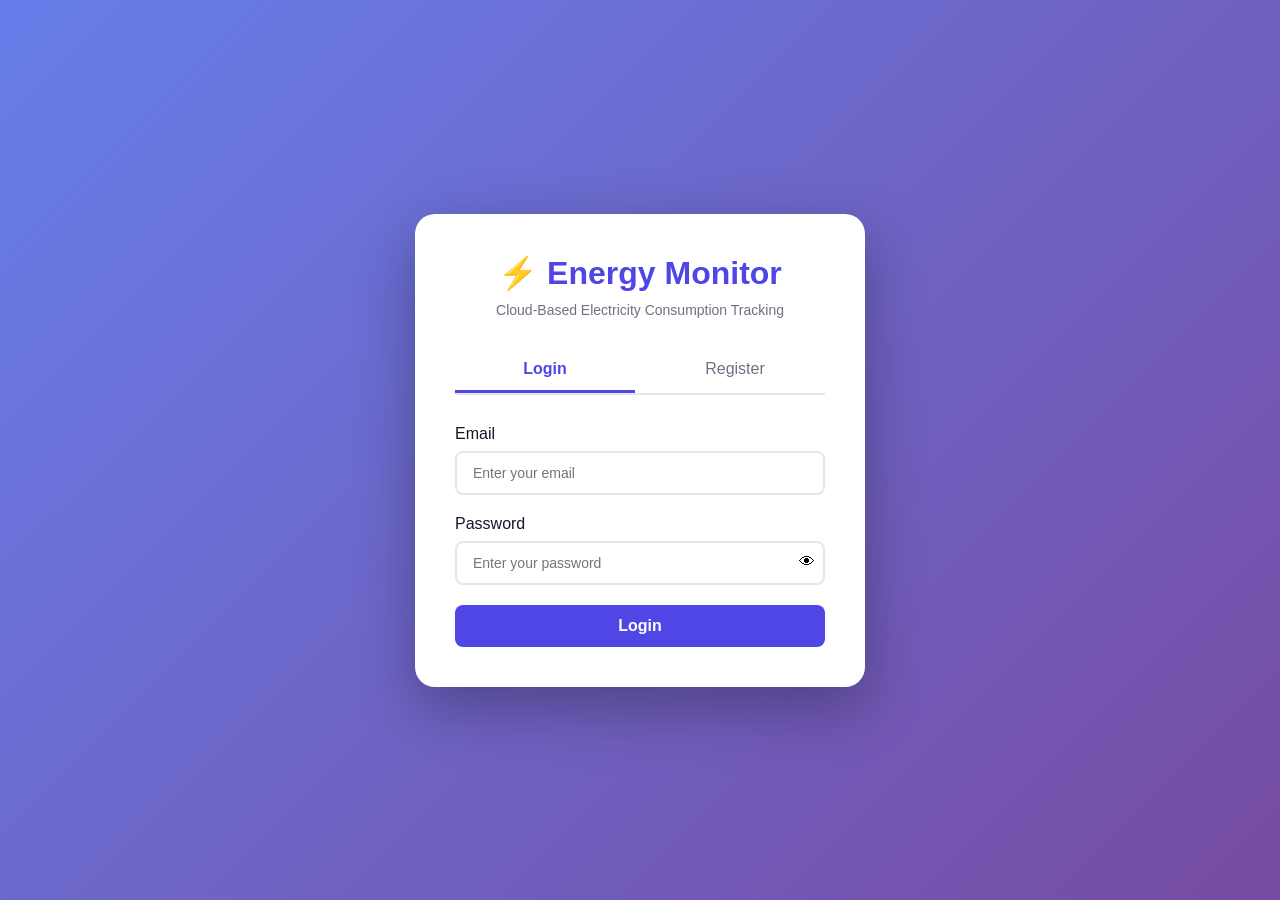
<file: frontend/index.html>
<!DOCTYPE html>
<html lang="en">
<head>
    <meta charset="UTF-8">
    <meta name="viewport" content="width=device-width, initial-scale=1.0">
    <title>Cloud Energy Monitoring System</title>
    <link rel="stylesheet" href="css/style.css">
</head>
<body>
    <div class="container">
        <div class="login-container" id="loginContainer">
            <div class="logo-section">
                <h1>⚡ Energy Monitor</h1>
                <p>Cloud-Based Electricity Consumption Tracking</p>
            </div>

            <div class="tabs">
                <button class="tab-btn active" onclick="showTab('login')">Login</button>
                <button class="tab-btn" onclick="showTab('register')">Register</button>
            </div>

            <!-- Login Form -->
            <div id="loginTab" class="tab-content active">
                <form id="loginForm">
                    <div class="form-group">
                        <label for="loginEmail">Email</label>
                        <input type="email" id="loginEmail" required placeholder="Enter your email">
                    </div>
                    <div class="form-group">
                        <label for="loginPassword">Password</label>
                        <div style="position:relative;">
                        <input type="password" id="loginPassword" required placeholder="Enter your password">
                        <span onclick="togglePassword('loginPassword', this)" style="position:absolute; right:10px; top:12px; cursor:pointer;">👁</span>
                    </div>
                    </div>
                    <button type="submit" class="btn btn-primary">Login</button>
                </form>
            </div>

            <!-- Register Form -->
            <div id="registerTab" class="tab-content">
                <form id="registerForm">
                    <div class="form-group">
                        <label for="registerUsername">Username</label>
                        <input type="text" id="registerUsername" required placeholder="Choose a username">
                    </div>
                    <div class="form-group">
                        <label for="registerEmail">Email</label>
                        <input type="email" id="registerEmail" required placeholder="Enter your email">
                        <button type="button" onclick="sendOTP()" class="btn btn-secondary">Send OTP</button>
                        <input type="text" id="otp" placeholder="Enter OTP">
                    </div>
                    <div class="form-group">
                        <label for="registerPassword">Password</label>
                        <div style="position:relative;">
                        <input type="password" id="registerPassword" required placeholder="Create a password">
                        <span onclick="togglePassword('registerPassword', this)" style="position:absolute; right:10px; top:12px; cursor:pointer;">👁</span>
                    </div>
                    </div>
                    <button type="submit" class="btn btn-primary">Register</button>
                </form>
            </div>

            <div id="message" class="message"></div>
        </div>
    </div>

    <script src="js/auth.js"></script>
</body>
</html>
</file>
<file: frontend/css/style.css>
* {
    margin: 0;
    padding: 0;
    box-sizing: border-box;
}

:root {
    --primary-color: #4f46e5;
    --secondary-color: #7c3aed;
    --success-color: #10b981;
    --warning-color: #f59e0b;
    --danger-color: #ef4444;
    --dark-bg: #1f2937;
    --light-bg: #f9fafb;
    --card-bg: #ffffff;
    --text-primary: #111827;
    --text-secondary: #6b7280;
    --border-color: #e5e7eb;
}

body {
    font-family: 'Segoe UI', Tahoma, Geneva, Verdana, sans-serif;
    background: linear-gradient(135deg, #667eea 0%, #764ba2 100%);
    min-height: 100vh;
}

/* Login Page Styles */
.container {
    display: flex;
    justify-content: center;
    align-items: center;
    min-height: 100vh;
    padding: 20px;
}

.login-container {
    background: var(--card-bg);
    border-radius: 20px;
    box-shadow: 0 20px 60px rgba(0, 0, 0, 0.3);
    padding: 40px;
    width: 100%;
    max-width: 450px;
    animation: slideUp 0.5s ease;
}

@keyframes slideUp {
    from {
        opacity: 0;
        transform: translateY(30px);
    }
    to {
        opacity: 1;
        transform: translateY(0);
    }
}

.logo-section {
    text-align: center;
    margin-bottom: 30px;
}

.logo-section h1 {
    color: var(--primary-color);
    font-size: 32px;
    margin-bottom: 10px;
}

.logo-section p {
    color: var(--text-secondary);
    font-size: 14px;
}

.tabs {
    display: flex;
    gap: 10px;
    margin-bottom: 30px;
    border-bottom: 2px solid var(--border-color);
}

.tab-btn {
    flex: 1;
    padding: 12px;
    background: none;
    border: none;
    border-bottom: 3px solid transparent;
    color: var(--text-secondary);
    font-size: 16px;
    cursor: pointer;
    transition: all 0.3s;
}

.tab-btn.active {
    color: var(--primary-color);
    border-bottom-color: var(--primary-color);
    font-weight: 600;
}

.tab-content {
    display: none;
}

.tab-content.active {
    display: block;
    animation: fadeIn 0.3s;
}

@keyframes fadeIn {
    from { opacity: 0; }
    to { opacity: 1; }
}

.form-group {
    margin-bottom: 20px;
}

.form-group label {
    display: block;
    margin-bottom: 8px;
    color: var(--text-primary);
    font-weight: 500;
}

.form-group input {
    width: 100%;
    padding: 12px 16px;
    border: 2px solid var(--border-color);
    border-radius: 8px;
    font-size: 14px;
    transition: all 0.3s;
}

.form-group input:focus {
    outline: none;
    border-color: var(--primary-color);
    box-shadow: 0 0 0 3px rgba(79, 70, 229, 0.1);
}

.btn {
    padding: 12px 24px;
    border: none;
    border-radius: 8px;
    font-size: 16px;
    font-weight: 600;
    cursor: pointer;
    transition: all 0.3s;
}

.btn-primary {
    background: var(--primary-color);
    color: white;
    width: 100%;
}

.btn-primary:hover {
    background: #4338ca;
    transform: translateY(-2px);
    box-shadow: 0 4px 12px rgba(79, 70, 229, 0.4);
}

.btn-secondary {
    background: var(--text-secondary);
    color: white;
}

.btn-secondary:hover {
    background: #4b5563;
}

.message {
    margin-top: 20px;
    padding: 12px;
    border-radius: 8px;
    text-align: center;
    display: none;
}

.message.success {
    background: #d1fae5;
    color: #065f46;
    display: block;
}

.message.error {
    background: #fee2e2;
    color: #991b1b;
    display: block;
}

/* Dashboard Styles */
.dashboard {
    display: flex;
    min-height: 100vh;
    background: var(--light-bg);
}

.sidebar {
    width: 260px;
    background: var(--dark-bg);
    color: white;
    display: flex;
    flex-direction: column;
    padding: 20px;
}

.logo {
    padding: 20px 0;
    border-bottom: 1px solid rgba(255, 255, 255, 0.1);
    margin-bottom: 20px;
}

.logo h2 {
    font-size: 20px;
}

.nav-menu {
    flex: 1;
}

.nav-item {
    display: flex;
    align-items: center;
    gap: 12px;
    padding: 12px 16px;
    color: rgba(255, 255, 255, 0.7);
    text-decoration: none;
    border-radius: 8px;
    margin-bottom: 8px;
    transition: all 0.3s;
}

.nav-item:hover {
    background: rgba(255, 255, 255, 0.1);
    color: white;
}

.nav-item.active {
    background: var(--primary-color);
    color: white;
}

.user-info {
    border-top: 1px solid rgba(255, 255, 255, 0.1);
    padding-top: 20px;
    text-align: center;
}

.btn-logout {
    background: rgba(255, 255, 255, 0.1);
    color: white;
    border: 1px solid rgba(255, 255, 255, 0.2);
    padding: 8px 16px;
    border-radius: 6px;
    cursor: pointer;
    margin-top: 10px;
}

.btn-logout:hover {
    background: rgba(255, 255, 255, 0.2);
}

.main-content {
    flex: 1;
    padding: 30px;
    overflow-y: auto;
}

.header {
    display: flex;
    justify-content: space-between;
    align-items: center;
    margin-bottom: 30px;
}

.header h1 {
    color: var(--text-primary);
}

.header-actions {
    display: flex;
    gap: 10px;
}

.section {
    display: none;
}

.section.active {
    display: block;
    animation: fadeIn 0.3s;
}

/* Stats Grid */
.stats-grid {
    display: grid;
    grid-template-columns: repeat(auto-fit, minmax(250px, 1fr));
    gap: 20px;
    margin-bottom: 30px;
}

.stat-card {
    background: var(--card-bg);
    border-radius: 12px;
    padding: 24px;
    display: flex;
    align-items: center;
    gap: 16px;
    box-shadow: 0 2px 8px rgba(0, 0, 0, 0.1);
    transition: all 0.3s;
}

.stat-card:hover {
    transform: translateY(-4px);
    box-shadow: 0 4px 16px rgba(0, 0, 0, 0.15);
}

.stat-icon {
    font-size: 48px;
}

.stat-info {
    flex: 1;
}

.stat-label {
    color: var(--text-secondary);
    font-size: 14px;
    margin-bottom: 8px;
}

.stat-value {
    color: var(--text-primary);
    font-size: 24px;
    font-weight: 700;
}

/* Charts */
.charts-grid {
    display: grid;
    grid-template-columns: repeat(auto-fit, minmax(400px, 1fr));
    gap: 20px;
    margin-bottom: 30px;
}

.chart-card {
    background: var(--card-bg);
    border-radius: 12px;
    padding: 24px;
    box-shadow: 0 2px 8px rgba(0, 0, 0, 0.1);
}

.chart-card h3 {
    margin-bottom: 20px;
    color: var(--text-primary);
}

/* Health Score */
.health-score-card {
    background: var(--card-bg);
    border-radius: 12px;
    padding: 24px;
    box-shadow: 0 2px 8px rgba(0, 0, 0, 0.1);
}

.health-score {
    display: flex;
    align-items: center;
    gap: 30px;
    margin-top: 20px;
}

.score-circle {
    width: 120px;
    height: 120px;
    border-radius: 50%;
    background: linear-gradient(135deg, var(--primary-color), var(--secondary-color));
    display: flex;
    align-items: center;
    justify-content: center;
    font-size: 36px;
    font-weight: 700;
    color: white;
}

.score-info p {
    margin: 8px 0;
    color: var(--text-secondary);
}

/* Table */
.filter-bar {
    display: flex;
    justify-content: space-between;
    margin-bottom: 20px;
}

.filter-bar select {
    padding: 10px 16px;
    border: 2px solid var(--border-color);
    border-radius: 8px;
    font-size: 14px;
}

.table-container {
    background: var(--card-bg);
    border-radius: 12px;
    overflow: hidden;
    box-shadow: 0 2px 8px rgba(0, 0, 0, 0.1);
}

.data-table {
    width: 100%;
    border-collapse: collapse;
}

.data-table thead {
    background: var(--primary-color);
    color: white;
}

.data-table th,
.data-table td {
    padding: 16px;
    text-align: left;
}

.data-table tbody tr {
    border-bottom: 1px solid var(--border-color);
}

.data-table tbody tr:hover {
    background: var(--light-bg);
}

.text-center {
    text-align: center;
}

/* Alerts */
.alerts-list {
    display: flex;
    flex-direction: column;
    gap: 16px;
}

.alert-item {
    background: var(--card-bg);
    border-left: 4px solid var(--primary-color);
    border-radius: 8px;
    padding: 16px;
    box-shadow: 0 2px 8px rgba(0, 0, 0, 0.1);
}

.alert-item.high {
    border-left-color: var(--danger-color);
}

.alert-item.medium {
    border-left-color: var(--warning-color);
}

.alert-item.low {
    border-left-color: var(--success-color);
}

.alert-header {
    display: flex;
    justify-content: space-between;
    margin-bottom: 8px;
}

.alert-type {
    font-weight: 600;
    color: var(--text-primary);
}

.alert-time {
    color: var(--text-secondary);
    font-size: 12px;
}

/* Recommendations */
.recommendations-list {
    display: grid;
    grid-template-columns: repeat(auto-fit, minmax(300px, 1fr));
    gap: 20px;
}

.recommendation-card {
    background: var(--card-bg);
    border-radius: 12px;
    padding: 24px;
    box-shadow: 0 2px 8px rgba(0, 0, 0, 0.1);
}

.recommendation-card h3 {
    color: var(--primary-color);
    margin-bottom: 12px;
}

.recommendation-card p {
    color: var(--text-secondary);
    line-height: 1.6;
    margin-bottom: 12px;
}

.savings-badge {
    display: inline-block;
    background: var(--success-color);
    color: white;
    padding: 4px 12px;
    border-radius: 20px;
    font-size: 12px;
    font-weight: 600;
}

/* Modal */
.modal {
    display: none;
    position: fixed;
    z-index: 1000;
    left: 0;
    top: 0;
    width: 100%;
    height: 100%;
    background: rgba(0, 0, 0, 0.5);
    align-items: center;
    justify-content: center;
}

.modal.active {
    display: flex;
}

.modal-content {
    background: var(--card-bg);
    border-radius: 12px;
    padding: 30px;
    width: 90%;
    max-width: 500px;
    position: relative;
    animation: slideUp 0.3s;
}

.close {
    position: absolute;
    right: 20px;
    top: 20px;
    font-size: 28px;
    font-weight: bold;
    color: var(--text-secondary);
    cursor: pointer;
}

.close:hover {
    color: var(--text-primary);
}

/* Settings */
.settings-container {
    background: var(--card-bg);
    border-radius: 12px;
    padding: 24px;
    box-shadow: 0 2px 8px rgba(0, 0, 0, 0.1);
}

.setting-group {
    margin-bottom: 30px;
}

.setting-group h3 {
    color: var(--text-primary);
    margin-bottom: 16px;
}

/* Responsive */
@media (max-width: 768px) {
    .dashboard {
        flex-direction: column;
    }

    .sidebar {
        width: 100%;
    }

    .stats-grid,
    .charts-grid {
        grid-template-columns: 1fr;
    }

    .header {
        flex-direction: column;
        gap: 20px;
    }
}
</file>
